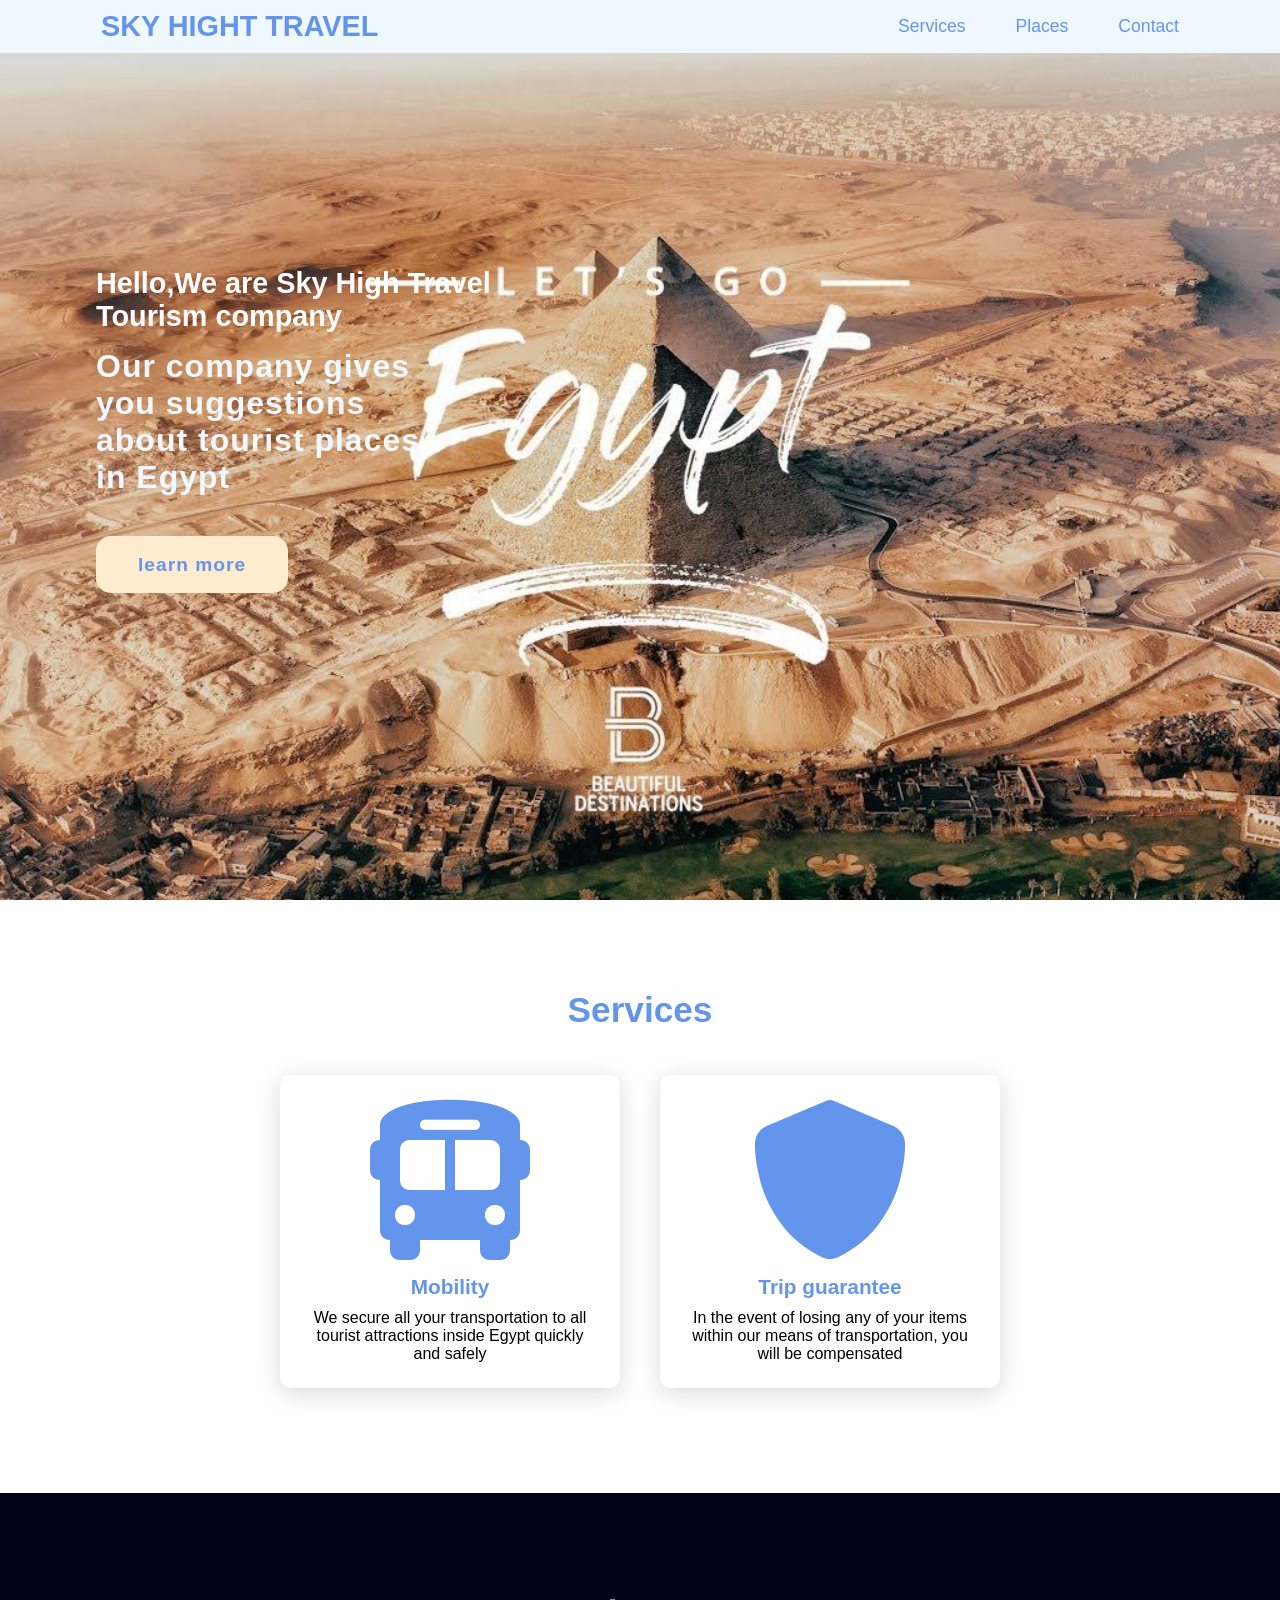
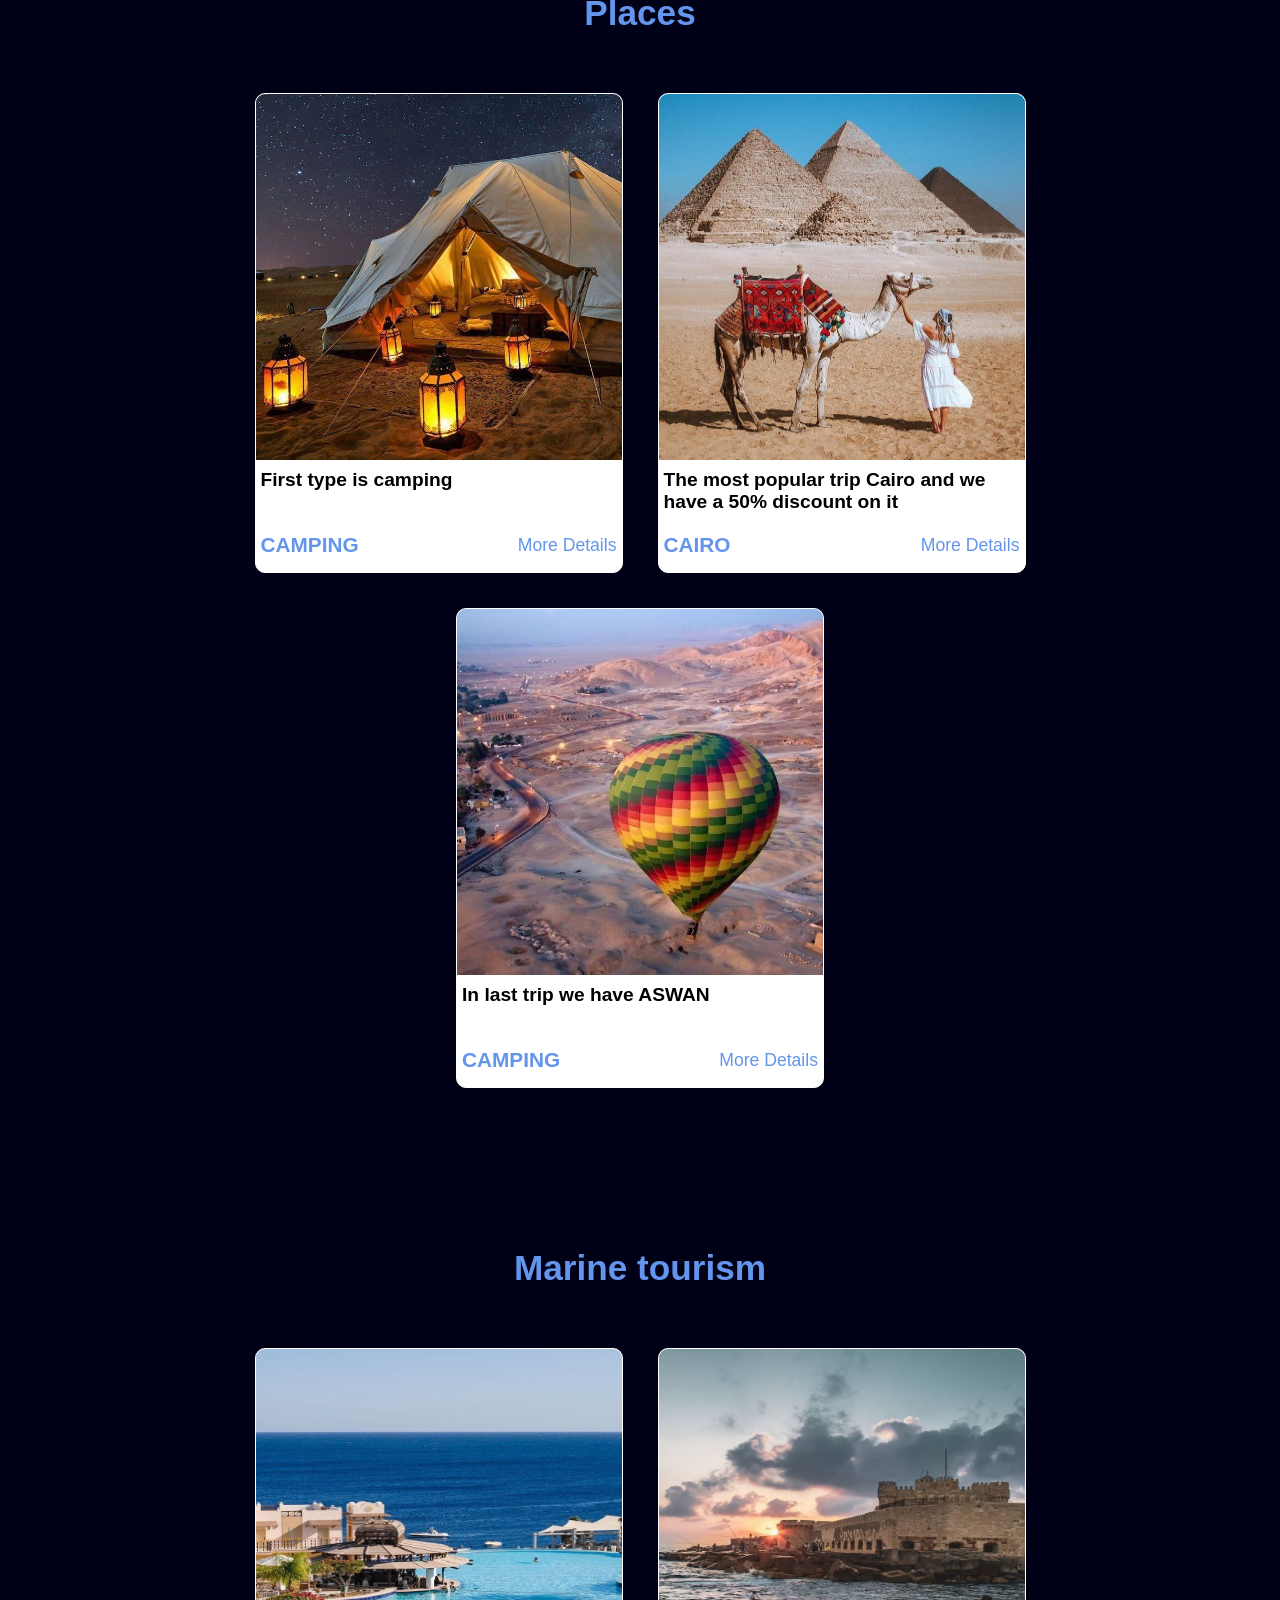
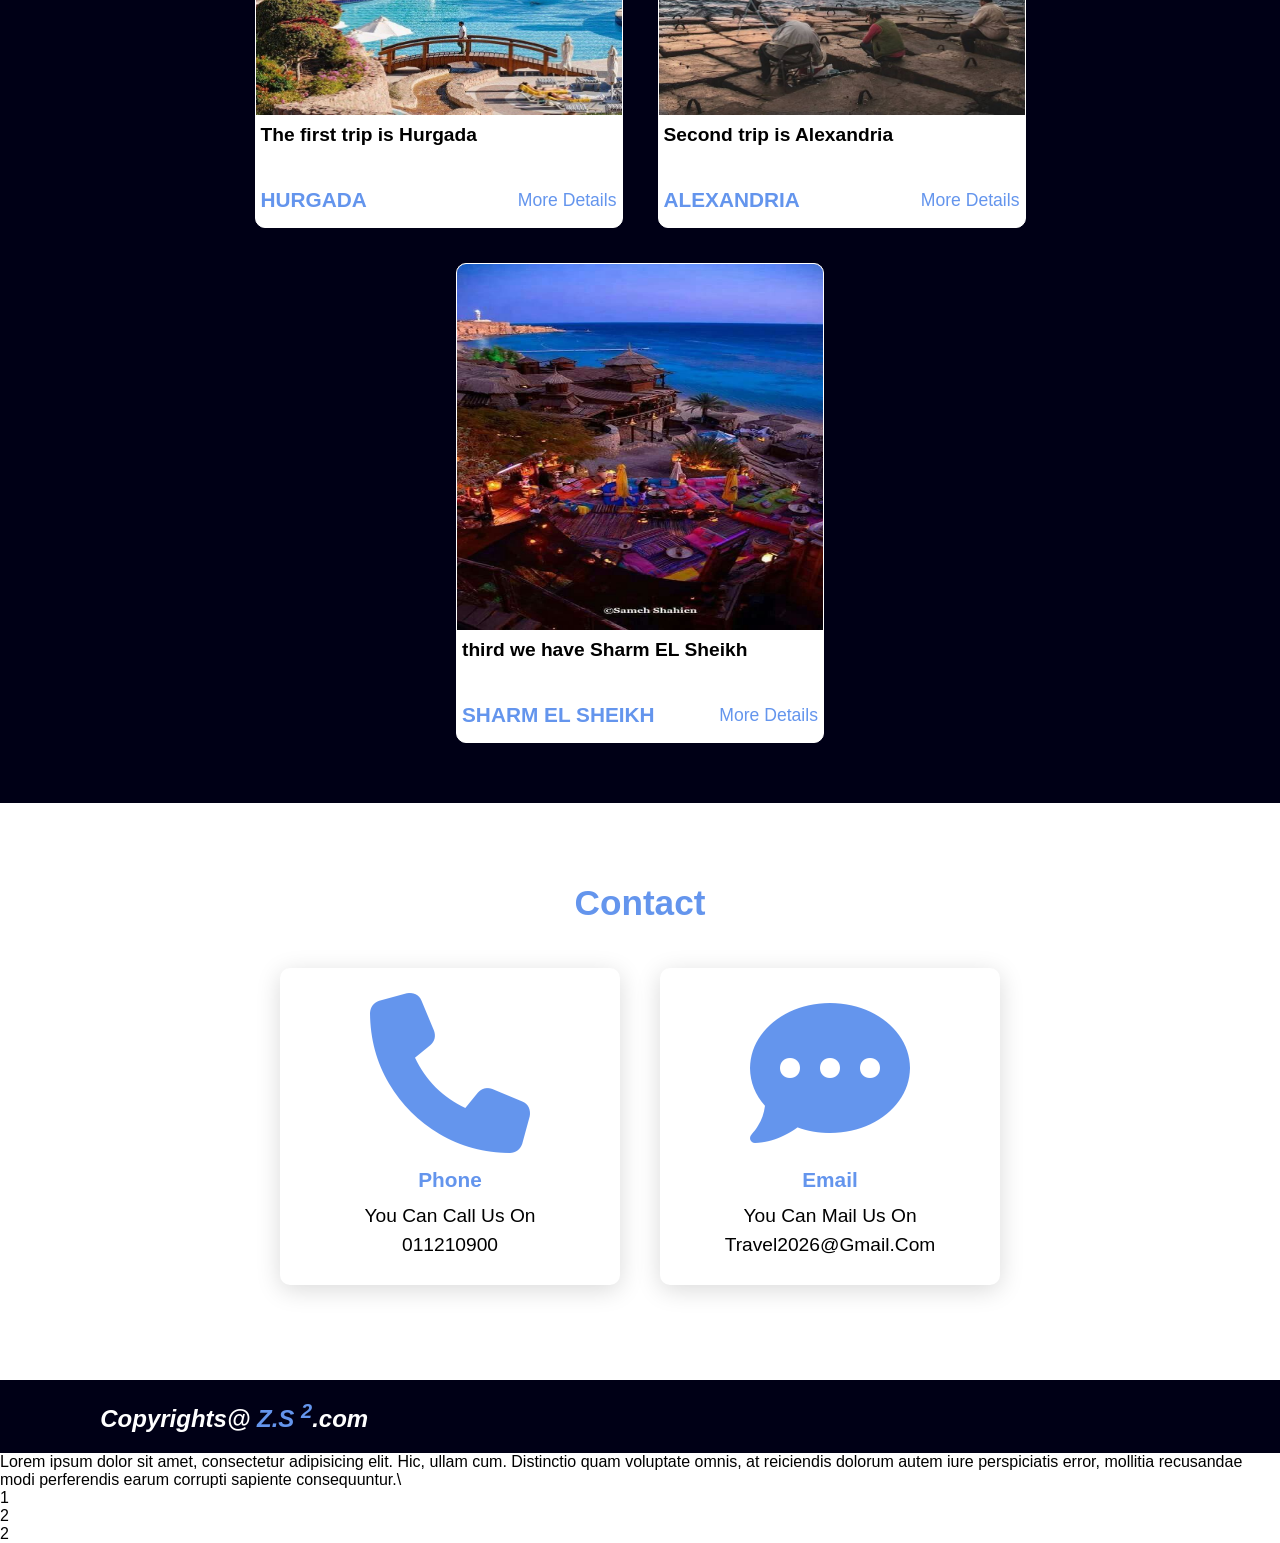
<file: index.html>
<!DOCTYPE html>
<html lang="en">
<head>
    <link rel="stylesheet" href="css/stylee.css">
    <link rel="stylesheet" href="https://cdnjs.cloudflare.com/ajax/libs/font-awesome/6.4.0/css/all.min.css" integrity="sha512-iecdLmaskl7CVkqkXNQ/ZH/XLlvWZOJyj7Yy7tcenmpD1ypASozpmT/E0iPtmFIB46ZmdtAc9eNBvH0H/ZpiBw==" crossorigin="anonymous" referrerpolicy="no-referrer" />
    <meta charset="UTF-8">
    <meta name="viewport" content="width=device-width, initial-scale=1.0">
    <title>Sky Hight</title>
</head>
<body>
        <!-- header -->
    <div class="header">
        <nav>
            <div class="logo">
                <a href="video.html" title="click on logo"> Sky Hight travel </a>
            </div>
            <div class="links">
                <ul>
                    <li><a href="#Services"> Services</a></li>
                    <li><a href="#Places"> Places</a></li>
                    <li><a href="#Contact"> Contact</a></li>
                </ul>
            </div>
        </nav>
    </div>
    <!-- main -->
    <div class="section1">
        <div class="content">
            <h2>Hello,We are Sky High Travel <br>
                Tourism company</h2>
            <h3>Our company gives
                you suggestions about
                tourist places in Egypt</h3>
            <a href="video.html">learn more </a>
        </div>
    </div>
    <div class="section2">
        <div class="Services" id="Services">
        <h2 class="title">Services</h2>
            <div class="content2">
                <div class="card">
                    <div class="icon"><i class="fa fa-bus"></i></div>
                    <div class="info">
                        <h4>Mobility</h4>
                        <p>We secure all your transportation to all tourist attractions inside Egypt quickly and safely</p>
                    </div>
                </div>
                    
                    <div class="card">
                        <div class="icon"><i class="fa-solid fa-shield"></i></div>
                        <div class="info">
                            <h4>Trip guarantee</h4>
                            <p>In the event of losing any of your items within our means of transportation, you will be compensated</p>
                        </div>
                    </div>
                    
                </div>
        </div>
    </div>
    <div class="section3">
        <div class="places"id= "Places">
            <h2>Places</h2>
            <div class="content3">
                <div class="card2">
                    <div class="img"><img src="img/camp.jpg" alt="jpg"></div>
                    <p>First type is camping
                        <br><span>.</span>
                    </p>
                    <div class="info1">
                        <h3>camping</h3>
                        <h4>more details</h4>
                    </div>
                </div>
                <div class="card2" onclick="window.location.href='cairo-trip.html'" >
                    <div class="img"><img src="img/prymids.jpg" alt="jpg"></div>
                    <p>The most popular trip Cairo and we have a 50% discount on it</p>
                    <div class="info1">
                        <h3>CAIRO</h3>
                        <h4>more details</h4>
                    </div>
                </div>
                <div class="card2">
                    <div class="img"><img src="img/aswan.jpg" alt="jpg"></div>
                    <p>In last trip we have ASWAN 
                        <br> <span>.</span>
                    </p>
                    <div class="info1">
                        <h3>camping</h3>
                        <h4>more details</h4>
                    </div>
                </div>
            </div>
        </div>
    </div>
    <div class="section3">
        <div class="places"id= "Places">
            <h2>Marine tourism</h2>
            <div class="content3">
                <div class="card2">
                    <div class="img"><img src="img/hrgada.jpg" alt="jpg"></div>
                    <p>The first trip is Hurgada
                        <br><span>.</span>
                    </p>
                    <div class="info1">
                        <h3>HURGADA</h3>
                        <h4>more details</h4>
                    </div>
                </div>
                <div class="card2">
                    <div class="img"><img src="img/alex.jpg" alt="jpg"></div>
                    <p>Second trip is Alexandria 
                        <br> <span>.</span>
                    </p>
                    <div class="info1">
                        <h3>ALEXANDRIA</h3>
                        <h4>more details</h4>
                    </div>
                </div>
                <div class="card2">
                    <div class="img"><img src="img/sharm.jpg" alt="jpg"></div>
                    <p>third we have Sharm EL Sheikh
                        <br> <span>.</span>
                    </p>
                    <div class="info1">
                        <h3>SHARM EL SHEIKH</h3>
                        <h4>more details</h4>
                    </div>
                </div>
            </div>
        </div>
    </div>
    <div class="section4" >
        <div class="Contact" id="Contact">
            <h2 class="title">Contact</h2>
            <div class="content2">
                <div class="card">
                    <div class="icon"><i class="fa-solid fa-phone"></i></div>
                    <div class="info">
                        <h4>Phone</h4>
                        <p id="phone">you can call us on <br>
                            011210900</p>
                    </div>
                </div>
                    
                    <div class="card">
                        <div class="icon"><i class="fa-solid fa-comment-dots"></i></div>
                        <div class="info">
                            <h4>Email</h4>
                            <p id="phone">You can mail us on
                                Travel2026@gmail.com</p>
                        </div>
                    </div>
                    
                </div>
        </div>
    </div>
    <div class="footer">
        <div class="container">
            <p>Copyrights@ <span> Z.S <sup>2</sup></span>.com</p>
        </div>
    </div>

    <div>
<span>Lorem ipsum dolor sit amet, consectetur adipisicing elit. Hic, ullam cum. Distinctio quam voluptate omnis, at reiciendis dolorum autem iure perspiciatis error, mollitia recusandae modi perferendis earum corrupti sapiente consequuntur.\


</span>

<ul>
    <li>1</li>
    <li>2</li>
    <li>2</li>
</ul>
    </div>
</body>
</html>
</file>
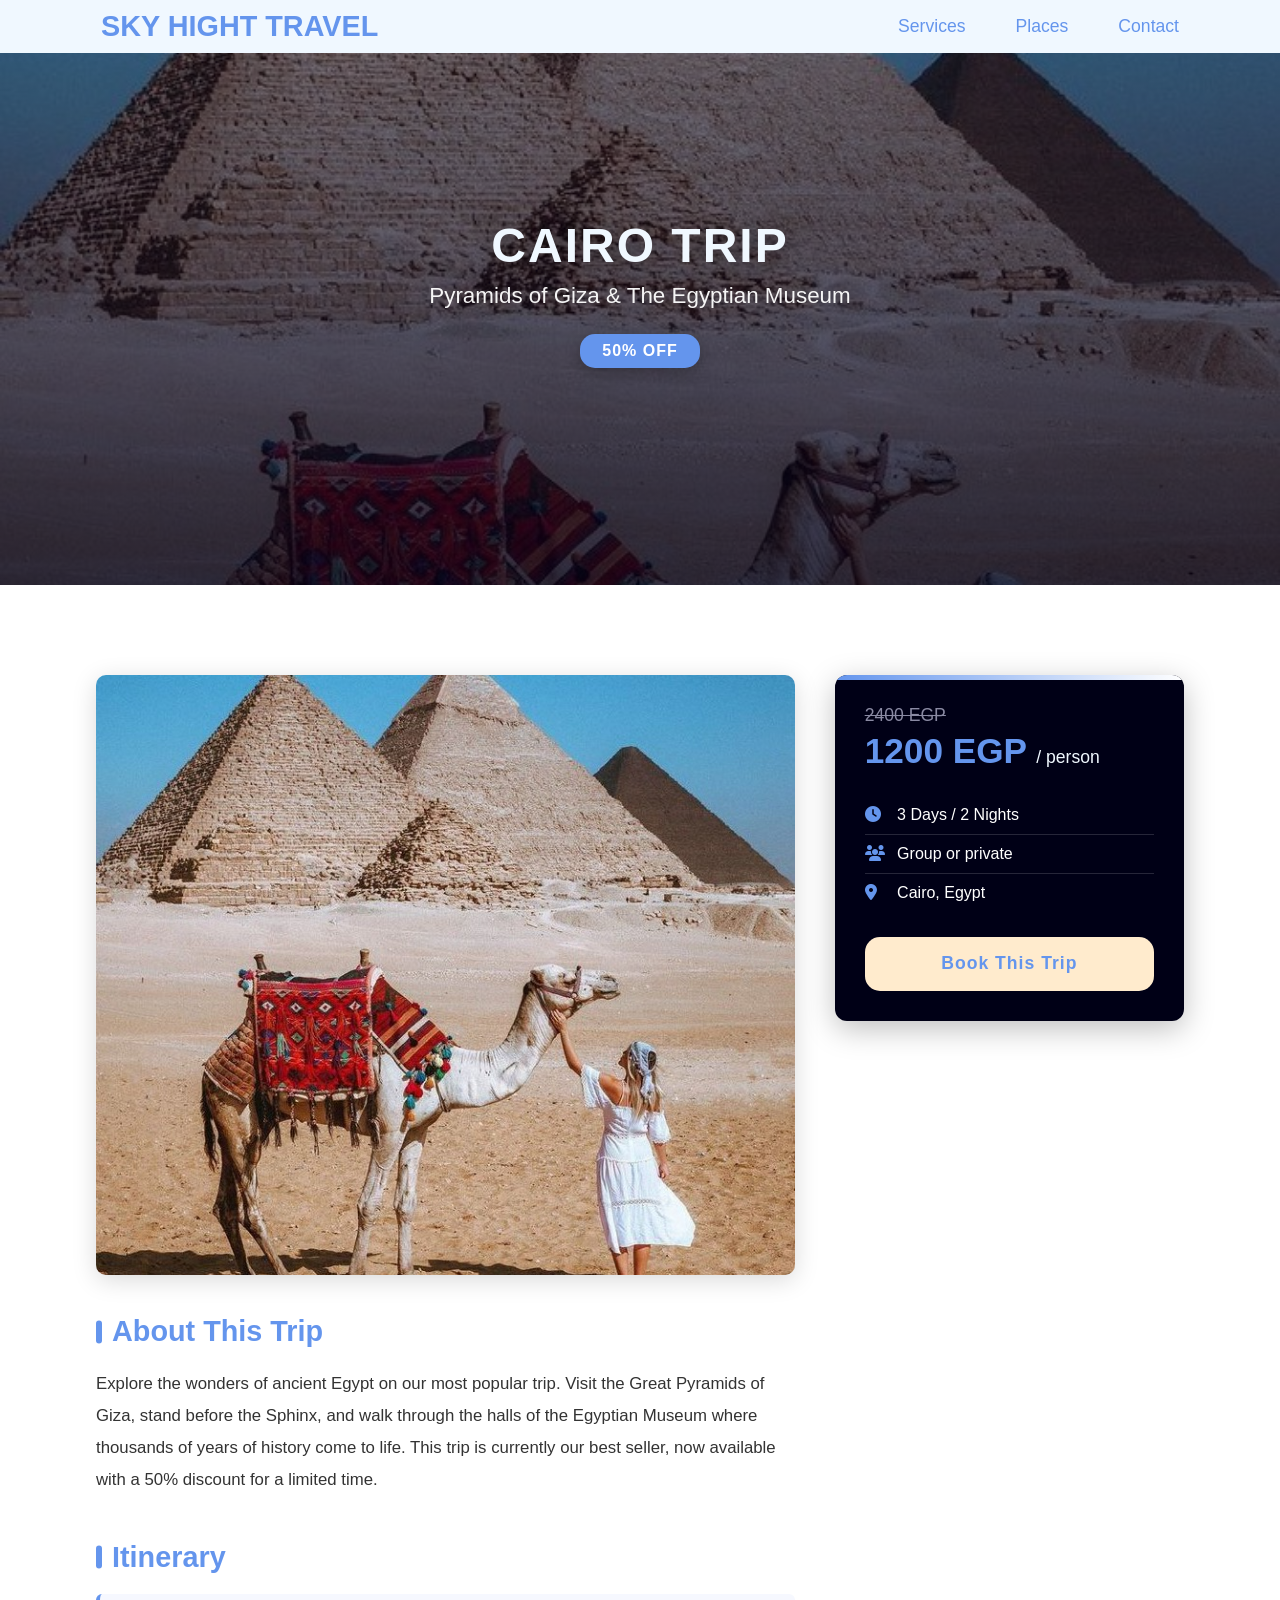
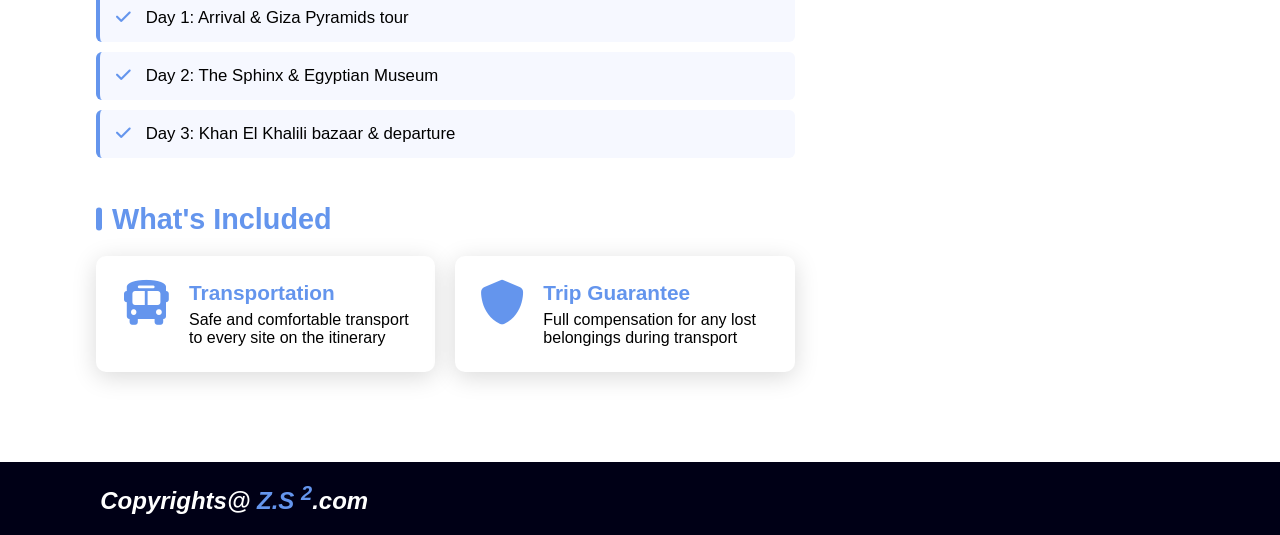
<file: cairo-trip.html>
<!DOCTYPE html>
<html lang="en">
<head>
    <link rel="stylesheet" href="css/stylee.css">
    <link rel="stylesheet" href="css/details.css">
    <link rel="stylesheet" href="https://cdnjs.cloudflare.com/ajax/libs/font-awesome/6.4.0/css/all.min.css" integrity="sha512-iecdLmaskl7CVkqkXNQ/ZH/XLlvWZOJyj7Yy7tcenmpD1ypASozpmT/E0iPtmFIB46ZmdtAc9eNBvH0H/ZpiBw==" crossorigin="anonymous" referrerpolicy="no-referrer" />
    <meta charset="UTF-8">
    <meta name="viewport" content="width=device-width, initial-scale=1.0">
    <title>Sky Hight | Cairo Trip Details</title>
</head>
<body>
    <!-- header -->
    <div class="header">
        <nav>
            <div class="logo">
                <a href="video.html" title="click on logo"> Sky Hight travel </a>
            </div>
            <div class="links">
                <ul>
                    <li><a href="index.html#Services"> Services</a></li>
                    <li><a href="index.html#Places"> Places</a></li>
                    <li><a href="index.html#Contact"> Contact</a></li>
                </ul>
            </div>
        </nav>
    </div>

    <!-- trip hero -->
    <div class="trip-hero">
        <div class="trip-hero-overlay">
            <h2>Cairo Trip</h2>
            <h3>Pyramids of Giza &amp; The Egyptian Museum</h3>
            <span class="badge">50% OFF</span>
        </div>
    </div>

    <!-- trip details -->
    <div class="trip-details">
        <div class="trip-container">

            <div class="trip-main">
                <div class="trip-gallery">
                    <img src="img/prymids.jpg" alt="Cairo pyramids">
                </div>

                <h2 class="title">About This Trip</h2>
                <p class="trip-desc">
                    Explore the wonders of ancient Egypt on our most popular trip. Visit the
                    Great Pyramids of Giza, stand before the Sphinx, and walk through the
                    halls of the Egyptian Museum where thousands of years of history come
                    to life. This trip is currently our best seller, now available with a
                    50% discount for a limited time.
                </p>

                <h2 class="title">Itinerary</h2>
                <ul class="trip-list">
                    <li><i class="fa-solid fa-check"></i> Day 1: Arrival &amp; Giza Pyramids tour</li>
                    <li><i class="fa-solid fa-check"></i> Day 2: The Sphinx &amp; Egyptian Museum</li>
                    <li><i class="fa-solid fa-check"></i> Day 3: Khan El Khalili bazaar &amp; departure</li>
                </ul>

                <h2 class="title">What's Included</h2>
                <div class="content2">
                    <div class="card">
                        <div class="icon"><i class="fa fa-bus"></i></div>
                        <div class="info">
                            <h4>Transportation</h4>
                            <p>Safe and comfortable transport to every site on the itinerary</p>
                        </div>
                    </div>
                    <div class="card">
                        <div class="icon"><i class="fa-solid fa-shield"></i></div>
                        <div class="info">
                            <h4>Trip Guarantee</h4>
                            <p>Full compensation for any lost belongings during transport</p>
                        </div>
                    </div>
                </div>
            </div>

            <div class="trip-sidebar">
                <div class="price-card">
                    <p class="old-price">2400 EGP</p>
                    <p class="new-price">1200 EGP <span>/ person</span></p>
                    <ul class="trip-facts">
                        <li><i class="fa-solid fa-clock"></i> 3 Days / 2 Nights</li>
                        <li><i class="fa-solid fa-users"></i> Group or private</li>
                        <li><i class="fa-solid fa-location-dot"></i> Cairo, Egypt</li>
                    </ul>
                    <a href="index.html#Contact" class="book-btn">Book This Trip</a>
                </div>
            </div>

        </div>
    </div>

    <div class="footer">
        <div class="container">
            <p>Copyrights@ <span> Z.S <sup>2</sup></span>.com</p>
        </div>
    </div>
</body>
</html>
</file>
<file: css/stylee.css>
*{
    scroll-behavior: smooth !important;
    margin: 0;
    padding: 0;
    box-sizing: border-box;
    font-family:'Poppins', sans-serif ;
    
}
body{
    scroll-behavior: smooth;
}
.header{
    background-color: aliceblue;
    z-index: 999;
    position: fixed;
    width: 100%;
}
nav{
    display: flex;
    justify-content: space-between;
    align-items: center;
    width: 85%;
    margin: auto;
    flex-wrap: wrap;
}
.logo{
    color: cornflowerblue;
    text-transform: uppercase;
    font-weight: 700;
    font-size: 1.8em;
    padding: 10px 5px;
}
.logo a{
    text-decoration: none;
    color: cornflowerblue;
}
nav ul{
    text-align: center;
    list-style: none;
    display:flex;
    flex-wrap: wrap;
    gap: 50px;
    padding: 10px 5px;
}
nav ul li a{
    color: cornflowerblue;
    text-decoration: none;
    font-weight: 500;
    font-size: 1.1em;
}
nav ul li a:hover{
    color: purple;
    border-bottom: purple 2px solid ;
}
/* end of header */
.section1{
    width: 100%;
    min-height: 100vh;
    display: flex;
    flex-wrap: wrap;
    align-items: center;
    background-image:url(../img/9.png);
    background-size: cover;
    background-position: center;
    background-attachment: fixed;
}
.content{
width: 85%;
margin: auto;
}
.content h2{
    color: white;
    font-size: 1.8em;
    margin-bottom:15px ;
}
.content h3{
    color: aliceblue;
    font-size: 2em;
    font-weight: 700;
    letter-spacing: 1px;
    width: 360px;
    margin-bottom: 40px;
}
.content a{
    color: cornflowerblue;
    background-color: blanchedalmond;
    text-decoration: none;
    font-size: 1.2em;
    font-weight: 600;
    display: inline-block;
    padding: 0.9357em 2.1875em;
    letter-spacing: 1px;
    border-radius: 15px;
    margin-bottom: 40px;
    transition: 0.7s ease;
}
.content a:hover{
    transform: scale(1.1);
    background-color: burlywood;
}
/* section 2 */
.section2{  
    width:100%;
    background-color: #fff;
}
.Services{
    margin: auto;
    width: 85%;
    padding: 90px 0px;
}
.title{
    display: flex;
    flex-wrap: wrap;
    justify-content: center;
    font-weight: 900;
    font-size: 2.2em;
    color: cornflowerblue;
    margin-bottom: 30px;
}
.icon{
    display: flex;
    flex-wrap: wrap;
    justify-content: center;
    color: cornflowerblue; 
    font-size: 10em;
    margin-bottom: 5px;
}
.card{
    background-color: #fff;
    width: 21.25em;
    box-shadow: 0 5px 25px rgba(1 1 1 / 15%);
    border-radius: 10px;
    padding: 25px;
    margin: 15px;
    transition: 0.7s ease;
}
.info h4{
    font-size: 1.3em;
    text-align: center;
    padding: 10px;
    color: cornflowerblue;
    font-weight: 700;
}
.info p{
    text-align: center;
    
}
.card:hover{
    transform: scale(1.1);
}
.content2{
    display: flex;
    flex-wrap: wrap;
    justify-content: center;
    gap: 10px;
}
/* section 3 */
.section3{ 
    padding: 100px 0 0 0;
    background-color: #000016;
}
.places{
    width: 85%;
    margin: auto;
    padding-bottom: 60px;
}
.places h2{
    color: cornflowerblue;
    text-align: center;
    font-size: 2.2em;
    font-weight: 700;
    padding-bottom: 60px;
}

.content3{
    display: flex;
    flex-wrap: wrap;
    justify-content: center;
    gap: 35px;
}
.card2{
    border: 1px solid #fff;
    border-radius: 10px;
    width: 23em;
    background-color: #fff;
    overflow: hidden;
    min-height: 14em;
    transition: 0.7s ease;
}
.img img{
width: 100%;    
aspect-ratio: 1/1;
}
.card2 p{
    padding: 5px;
    font-weight: 600;
    font-size: 1.2em;
}
.card2 p span{
    color: #fff;
}
.info1{
    display: flex;
    flex-wrap: wrap;
    align-items: center ;
    justify-content: space-between;
    padding: 15px 5px ;
}
.info1 h3{
    text-transform: uppercase;
    font-size: 1.3em;
    font-weight: 600;
    color: cornflowerblue; 
}
.info1 h4{
    color: cornflowerblue;
    text-transform: capitalize;
    font-size: 1.1em;
    font-weight: 400;
    cursor: pointer;
}
.card2:hover{
    transform: scale(1.1);
}
.card2:hover .img{
    opacity: 0.9;
}
#phone{
    line-height: 1.5em;
    text-transform: capitalize;
    font-size: 1.2em;
}
.section4{
    padding: 80px 0;

}
.footer {
    background-color: #000016;
    color: #fff;
    padding: 20px 5px;
}
.footer p{
    font-size: 1.5em;
    font-style: italic;
    font-weight: 800;
}
.footer p span{
    color: cornflowerblue;
}
.container{
    width: 85%;
    margin: auto;
}
</file>
<file: css/details.css>
/* ===== Trip Details Page — extends stylee.css ===== */

/* ----- Hero ----- */
.trip-hero {
    width: 100%;
    min-height: 65vh;
    display: flex;
    align-items: center;
    justify-content: center;
    background-image: url(../img/prymids.jpg);
    background-size: cover;
    background-position: center;
    background-attachment: fixed;
    position: relative;
}

.trip-hero::before {
    content: "";
    position: absolute;
    inset: 0;
    background: linear-gradient(180deg, rgba(0, 0, 22, 0.45) 0%, rgba(0, 0, 22, 0.78) 100%);
}

.trip-hero-overlay {
    position: relative;
    z-index: 2;
    text-align: center;
    color: #fff;
    padding: 0 20px;
}

.trip-hero-overlay h2 {
    font-size: 3em;
    font-weight: 900;
    text-transform: uppercase;
    color: aliceblue;
    letter-spacing: 2px;
    margin-bottom: 10px;
    text-shadow: 0 2px 20px rgba(0, 0, 0, 0.45);
}

.trip-hero-overlay h3 {
    font-size: 1.4em;
    font-weight: 500;
    color: #fff;
    margin-bottom: 25px;
    opacity: 0.95;
}

.badge {
    display: inline-block;
    background-color: cornflowerblue;
    color: #fff;
    font-weight: 700;
    letter-spacing: 1px;
    padding: 0.5em 1.4em;
    border-radius: 15px;
    box-shadow: 0 4px 15px rgba(0, 0, 0, 0.25);
}

/* ----- Details layout ----- */
.trip-details {
    width: 100%;
    background-color: #fff;
    padding: 90px 0;
}

.trip-container {
    width: 85%;
    margin: auto;
    display: flex;
    flex-wrap: wrap;
    gap: 40px;
    align-items: flex-start;
}

.trip-main {
    flex: 2;
    min-width: 320px;
}

.trip-gallery img {
    width: 100%;
    border-radius: 10px;
    max-height: 600px;
    margin-bottom: 40px;
    box-shadow: 0 5px 25px rgba(1 1 1 / 15%);
    display: block;
    object-fit: cover;
}

/* override centered .title from stylee.css for the trip column */
.trip-main .title {
    display: block;
    justify-content: initial;
    text-align: left;
    font-size: 1.8em;
    margin-bottom: 20px;
    position: relative;
    padding-left: 16px;
}

.trip-main .title::before {
    content: "";
    position: absolute;
    left: 0;
    top: 50%;
    transform: translateY(-50%);
    width: 6px;
    height: 70%;
    background-color: cornflowerblue;
    border-radius: 4px;
}

.trip-desc {
    line-height: 1.9em;
    color: #333;
    margin-bottom: 45px;
    font-size: 1.05em;
}

.trip-list {
    list-style: none;
    margin-bottom: 45px;
}

.trip-list li {
    padding: 14px 16px;
    margin-bottom: 10px;
    border-left: 4px solid cornflowerblue;
    background-color: #f6f8ff;
    border-radius: 6px;
    font-size: 1.05em;
    transition: 0.4s ease;
}

.trip-list li:hover {
    background-color: #eaf0ff;
    transform: translateX(4px);
}

.trip-list li i {
    color: cornflowerblue;
    margin-right: 10px;
}

/* ----- What's included cards (override shared .card / .content2) ----- */
.trip-main .content2 {
    justify-content: flex-start;
    gap: 20px;
}

.trip-main .card {
    flex: 1;
    min-width: 240px;
    width: auto;
    margin: 0;
    display: flex;
    align-items: flex-start;
    gap: 18px;
}

.trip-main .card .icon {
    font-size: 2.8em;
    margin-bottom: 0;
    flex-shrink: 0;
}

.trip-main .card .info {
    flex: 1;
}

.trip-main .card .info h4 {
    text-align: left;
    padding: 0 0 6px 0;
}

.trip-main .card .info p {
    text-align: left;
}

/* ----- Sidebar / price card ----- */
.trip-sidebar {
    flex: 1;
    min-width: 280px;
    width: 100%;
}

.price-card {
    background-color: #000016;
    color: #fff;
    border-radius: 12px;
    padding: 30px;
    position: sticky;
    top: 100px;
    box-shadow: 0 8px 30px rgba(1 1 1 / 25%);
    overflow: hidden;
}

.price-card::before {
    content: "";
    position: absolute;
    top: 0;
    left: 0;
    width: 100%;
    height: 5px;
    background: linear-gradient(90deg, cornflowerblue, #fff);
}

.old-price {
    text-decoration: line-through;
    color: #8a8aa3;
    font-size: 1.1em;
    margin-bottom: 5px;
}

.new-price {
    color: cornflowerblue;
    font-size: 2.2em;
    font-weight: 800;
    margin-bottom: 25px;
}

.new-price span {
    color: aliceblue;
    font-size: 0.5em;
    font-weight: 400;
}

.trip-facts {
    list-style: none;
    margin-bottom: 25px;
}

.trip-facts li {
    padding: 10px 0;
    border-bottom: 1px solid rgba(255, 255, 255, 0.15);
}

.trip-facts li:last-child {
    border-bottom: none;
}

.trip-facts li i {
    color: cornflowerblue;
    margin-right: 10px;
    width: 18px;
}

.book-btn {
    display: block;
    text-align: center;
    color: cornflowerblue;
    background-color: blanchedalmond;
    text-decoration: none;
    font-size: 1.1em;
    font-weight: 600;
    padding: 0.9357em 1em;
    border-radius: 15px;
    letter-spacing: 1px;
    transition: 0.7s ease;
}

.book-btn:hover {
    transform: scale(1.05);
    background-color: burlywood;
}

/* ----- Responsive ----- */
@media (max-width: 992px) {
    .trip-main .card {
        min-width: 100%;
    }
}

@media (max-width: 768px) {
    .trip-container {
        flex-direction: column;
        gap: 30px;
    }

    .price-card {
        position: static;
    }

    .trip-hero {
        min-height: 50vh;
        background-attachment: scroll;
    }

    .trip-hero-overlay h2 {
        font-size: 2.2em;
    }

    .trip-hero-overlay h3 {
        font-size: 1.1em;
    }

    .trip-main .content2 {
        flex-direction: column;
    }
}

@media (max-width: 480px) {
    .trip-hero-overlay h2 {
        font-size: 1.8em;
        letter-spacing: 1px;
    }

    .new-price {
        font-size: 1.8em;
    }
}
</file>
